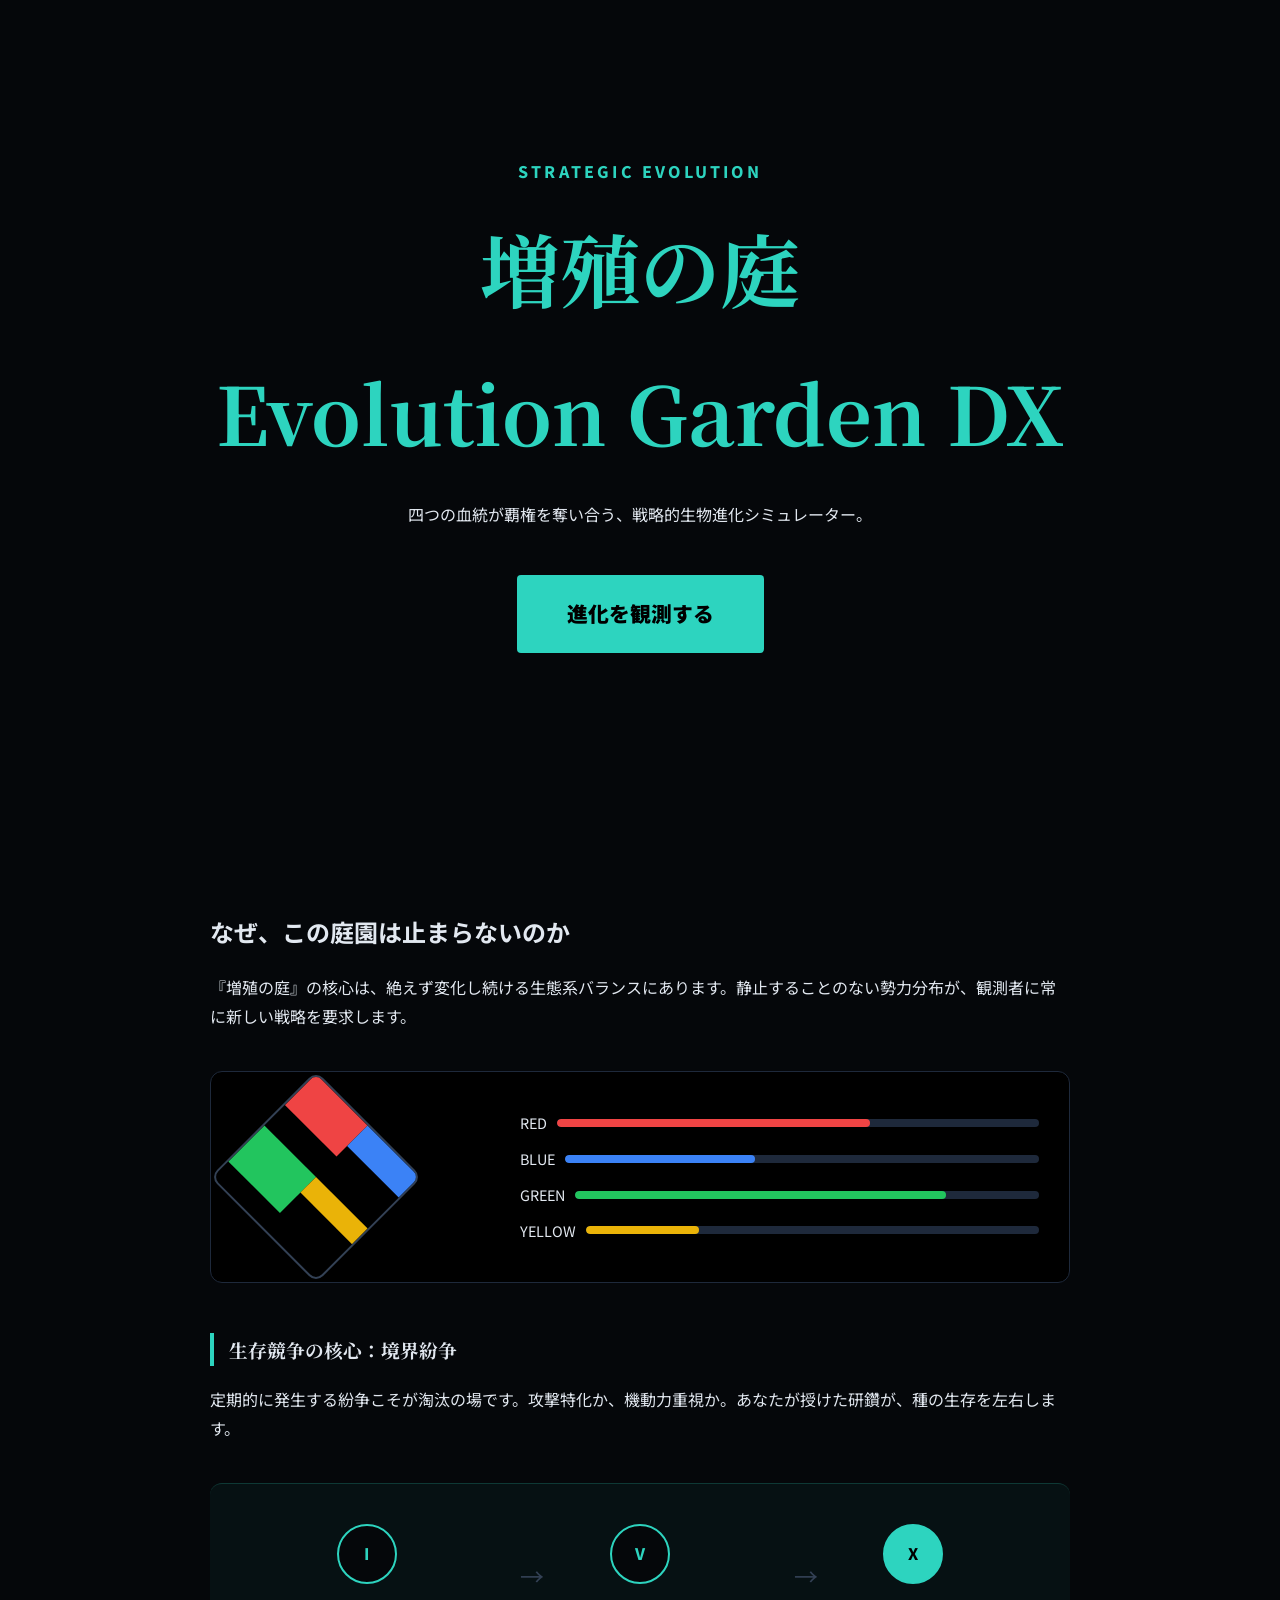
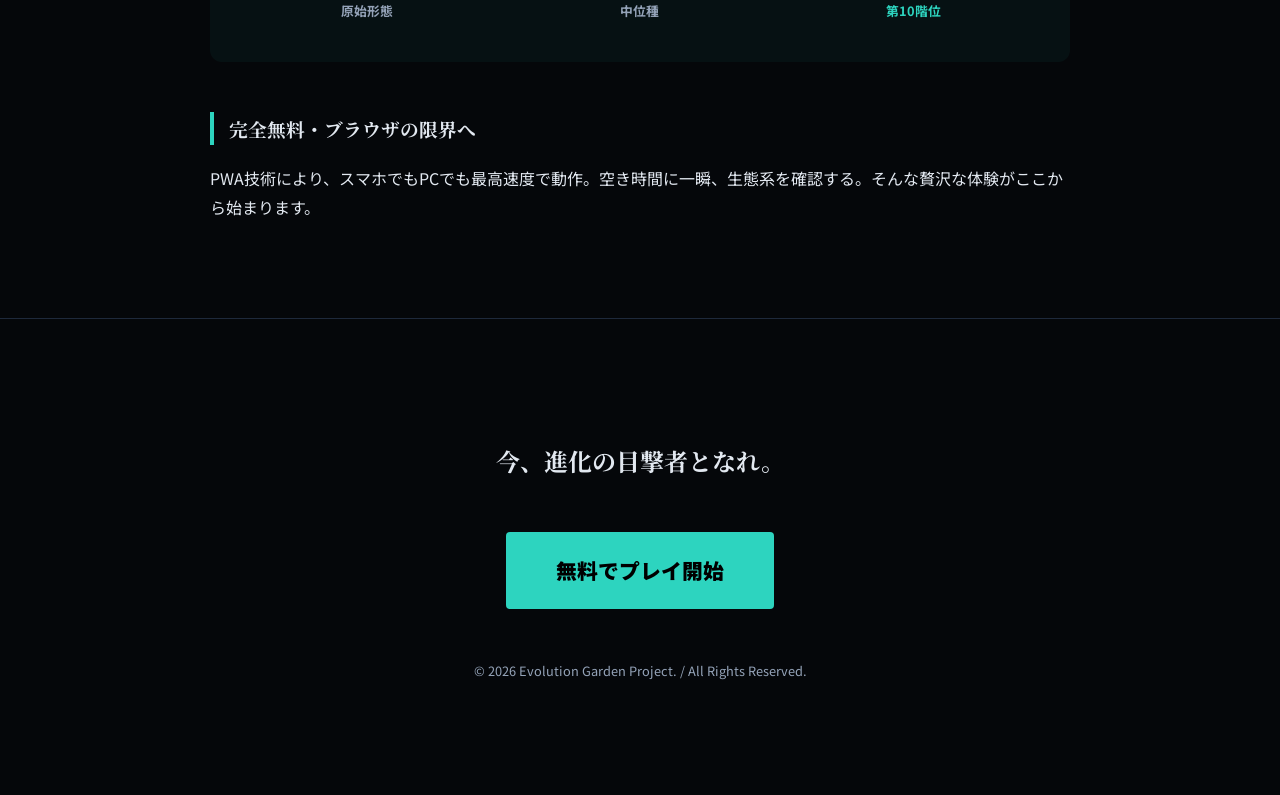
<file: index.html>
<!DOCTYPE html>
<html lang="ja">
<head>
    <meta charset="UTF-8">
    <meta name="viewport" content="width=device-width, initial-scale=1.0">
    <title>増殖の庭 Evolution Garden DX | 究極の戦略的進化シミュレーター</title>
    
    <meta name="description" content="【無料・登録不要】4つの血統が覇権を争う、戦略的生物進化シミュレーター。独自のアルゴリズムによる生態系紛争。">
    <link href="https://fonts.googleapis.com/css2?family=Noto+Serif+JP:wght@900&family=Noto+Sans+JP:wght@300;500;800&display=swap" rel="stylesheet">

    <script type="application/ld+json">
        {
        "@context": "https://schema.org",
        "@type": "SoftwareApplication",
        "name": "増殖の庭 Evolution Garden DX",
        "operatingSystem": "Web",
        "applicationCategory": "GameApplication",
        "offers": {
            "@type": "Offer",
            "price": "0",
            "priceCurrency": "JPY"
        },
        "aggregateRating": {
            "@type": "AggregateRating",
            "ratingValue": "4.8",
            "ratingCount": "124"
        }
        }
    </script>

    <style>
        :root { --accent: #2dd4bf; --bg: #05070a; --card-bg: #0f172a; --text-main: #e2e8f0; --text-sub: #94a3b8; }
        * { box-sizing: border-box; }
        body { margin: 0; font-family: 'Noto Sans JP', sans-serif; background: var(--bg); color: var(--text-main); line-height: 1.8; }

        /* --- 共通レイアウト --- */
        section { padding: 80px 20px; max-width: 900px; margin: 0 auto; }
        .hero { min-height: 90vh; display: flex; flex-direction: column; justify-content: center; align-items: center; text-align: center; }
        .hero h1 { font-family: 'Noto Serif JP', serif; font-size: clamp(2.5rem, 9vw, 5rem); color: var(--accent); margin: 0; }
        
        .btn-play { background: var(--accent); color: #000; padding: 20px 50px; font-size: 1.3rem; font-weight: 900; text-decoration: none; border-radius: 4px; display: inline-block; margin-top: 30px; }

        /* --- 1. 勢力分布ビジュアル (CSS実装) --- */
        .chart-container {
            background: #000; border: 1px solid #1e293b; padding: 30px; border-radius: 12px; margin: 40px 0;
            display: grid; grid-template-columns: 1fr 2fr; gap: 20px; align-items: center;
        }
        .mini-map {
            width: 150px; height: 150px; display: grid; grid-template-columns: 1fr 1fr;
            border-radius: 10px; overflow: hidden; transform: rotate(45deg); border: 2px solid #334155;
        }
        .m-z { transition: 2s; animation: pulse 4s infinite; }
        .m-red { background: #ef4444; height: 60%; }
        .m-blue { background: #3b82f6; height: 40%; }
        .m-green { background: #22c55e; height: 70%; }
        .m-yellow { background: #eab308; height: 30%; }
        
        .stats-labels { display: flex; flex-direction: column; gap: 10px; }
        .label-row { display: flex; align-items: center; gap: 10px; font-size: 0.9rem; }
        .bar-bg { flex: 1; height: 8px; background: #1e293b; border-radius: 4px; overflow: hidden; }
        .bar-fill { height: 100%; border-radius: 4px; }

        @keyframes pulse { 0%, 100% { opacity: 0.8; } 50% { opacity: 0.4; } }

        /* --- 2. 進化プロセスビジュアル (CSS実装) --- */
        .evolution-flow {
            display: flex; justify-content: space-between; align-items: center;
            background: rgba(45, 212, 191, 0.05); padding: 40px 20px; border-radius: 12px; margin: 40px 0;
            border-top: 1px solid rgba(45, 212, 191, 0.2);
        }
        .evo-step { text-align: center; flex: 1; position: relative; }
        .evo-circle {
            width: 60px; height: 60px; border: 2px solid var(--accent); border-radius: 50%;
            margin: 0 auto 15px; display: flex; align-items: center; justify-content: center;
            font-weight: 800; color: var(--accent); background: var(--bg);
        }
        .evo-step:not(:last-child)::after {
            content: "→"; position: absolute; top: 30px; right: -15%; color: #334155; font-size: 1.5rem;
        }
        .step-name { font-size: 0.8rem; font-weight: bold; color: var(--text-sub); }

        /* --- 共通テキスト装飾 --- */
        .depth-section h3 { border-left: 4px solid var(--accent); padding-left: 15px; margin-top: 50px; font-family: 'Noto Serif JP', serif; }

        footer { text-align: center; padding: 100px 20px; border-top: 1px solid #1e293b; }
    </style>

    <script async src="https://pagead2.googlesyndication.com/pagead/js/adsbygoogle.js?client=ca-pub-6242776978959938"
     crossorigin="anonymous"></script>

     
</head>
<body>

    <header class="hero">
        <div style="color: var(--accent); letter-spacing: 0.2em; font-weight: 800; margin-bottom: 10px;">STRATEGIC EVOLUTION</div>
        <h1>増殖の庭<br>Evolution Garden DX</h1>
        <p>四つの血統が覇権を奪い合う、戦略的生物進化シミュレーター。</p>
        <a href="game.html" class="btn-play">進化を観測する</a>
    </header>

    <section class="depth-section">
        <h2>なぜ、この庭園は止まらないのか</h2>
        <p>『増殖の庭』の核心は、絶えず変化し続ける生態系バランスにあります。静止することのない勢力分布が、観測者に常に新しい戦略を要求します。</p>

        <div class="chart-container">
            <div class="mini-map">
                <div class="m-z m-red"></div>
                <div class="m-z m-blue"></div>
                <div class="m-z m-green"></div>
                <div class="m-z m-yellow"></div>
            </div>
            <div class="stats-labels">
                <div class="label-row">
                    <span>RED</span>
                    <div class="bar-bg"><div class="bar-fill" style="width: 65%; background: #ef4444;"></div></div>
                </div>
                <div class="label-row">
                    <span>BLUE</span>
                    <div class="bar-bg"><div class="bar-fill" style="width: 40%; background: #3b82f6;"></div></div>
                </div>
                <div class="label-row">
                    <span>GREEN</span>
                    <div class="bar-bg"><div class="bar-fill" style="width: 80%; background: #22c55e;"></div></div>
                </div>
                <div class="label-row">
                    <span>YELLOW</span>
                    <div class="bar-bg"><div class="bar-fill" style="width: 25%; background: #eab308;"></div></div>
                </div>
            </div>
        </div>

        <h3>生存競争の核心：境界紛争</h3>
        <p>定期的に発生する紛争こそが淘汰の場です。攻撃特化か、機動力重視か。あなたが授けた研鑽が、種の生存を左右します。</p>

        <div class="evolution-flow">
            <div class="evo-step">
                <div class="evo-circle">I</div>
                <div class="step-name">原始形態</div>
            </div>
            <div class="evo-step">
                <div class="evo-circle">V</div>
                <div class="step-name">中位種</div>
            </div>
            <div class="evo-step">
                <div class="evo-circle" style="background: var(--accent); color: #000;">X</div>
                <div class="step-name" style="color: var(--accent);">第10階位</div>
            </div>
        </div>

        <h3>完全無料・ブラウザの限界へ</h3>
        <p>PWA技術により、スマホでもPCでも最高速度で動作。空き時間に一瞬、生態系を確認する。そんな贅沢な体験がここから始まります。</p>
    </section>

    <footer>
        <h2 style="font-family: 'Noto Serif JP', serif;">今、進化の目撃者となれ。</h2>
        <a href="game.html" class="btn-play">無料でプレイ開始</a>
        <p style="color: var(--text-sub); font-size: 0.8rem; margin-top: 50px;">
            &copy; 2026 Evolution Garden Project. / All Rights Reserved.
        </p>
    </footer>

</body>
</html>
</file>
